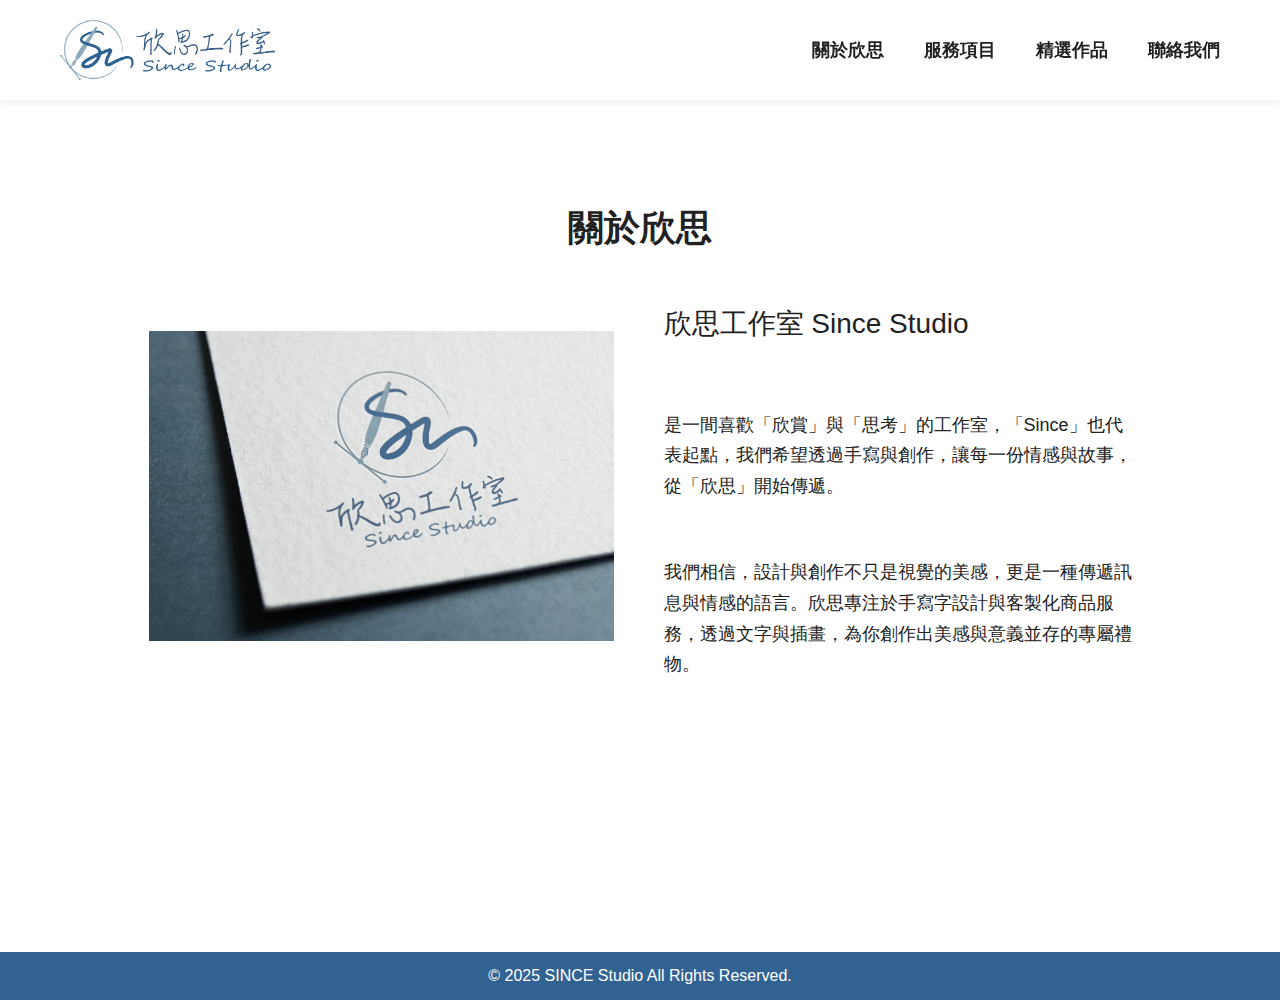
<file: about.html>
<!DOCTYPE html>
<html lang="en">
<head>
  <meta charset="UTF-8">
  <meta name="viewport" content="width=device-width, initial-scale=1.0">
  <title>Generated Page</title>
  <meta charset="UTF-8">
<meta name="viewport" content="width=device-width, initial-scale=1.0">
<title>關於欣思 - 欣思工作室</title>
<link rel="preconnect" href="https://fonts.googleapis.com">
<link rel="preconnect" href="https://fonts.gstatic.com" crossorigin>
<link href="https://fonts.googleapis.com/css2?family=Noto+Sans:wght@400;700;900&display=swap" rel="stylesheet">
  <link rel="stylesheet" href="global.css">
  <style id="sections-styles">
html, body {
  height: 100%;
  margin: 0;
}
    
#container {
  min-height: 100%;
  position: relative;
}
    
.wrapper {
  display: flex;
  flex-direction: column;
  min-height: 100vh;
}

.main-content {
  flex: 1;
}
/* CSS for section section:header */
.site-header {
  background-color: var(--white-color);
  box-shadow: 0px 1px 10px 0px rgba(0, 0, 0, 0.1);
  position: sticky;
  top: 0;
  z-index: 1000;
  height: 100px;
  display: flex;
  align-items: center;
}

.header-container {
  display: flex;
  justify-content: space-between;
  align-items: center;
  gap: 20px;
}

.logo img {
  display: block;
  height: 60px;
  width: auto;
}

.main-nav ul {
  display: flex;
  list-style: none;
  margin: 0;
  padding: 0;
  gap: 40px;
}

.main-nav a {
  font-weight: 700;
  font-size: 18px;
  line-height: 27px;
  color: var(--text-color);
  transition: color 0.3s ease;
}

.main-nav a:hover {
  color: var(--primary-color);
}

.mobile-nav-toggle {
  cursor: pointer;
  position: relative;
  width: 48px;
  height: 48px;
  top: 20px;
  right: 20px;
  display: none;
}

.mobile-nav-toggle span {
  opacity: 0;
  width: 1px;
  height: 1px;
  display: block; 
 } 
  
.mobile-nav-toggle::before {
  content: "";
  position: absolute;
  background-color: black;
  height: 2px;
  width: 36px;
  top: 0;
  box-shadow: 0px 12px 0px black, 0px -12px 0px black;
  right: 0;
 } 

#menu_control {
  display: none;
} 
    
@media (max-width: 768px) {
  .main-nav {
    position: fixed;
    flex-direction: column;
    background-color: #326291;
    top: 100px;
    width: 50%;
    height: calc(100vh - 100px);
    padding: 40px;
    right: -100%;
    transition: right 0.8s ease-in-out;
  }
  
  .main-nav::-webkit-scrollbar {
    display: none;
  }

  .main-nav ul {
    display: flex;
    flex-direction: column;
    list-style: none;
    margin: 0;
    padding: 0;
    gap: 30px;
  }
    
  .main-nav a {
    writing-mode: horizontal-tb;
    color: white;
    padding: 10px 20px;
  }

  .main-nav a:hover {
    color: var(--secondary-color);
  }
    
  .mobile-nav-toggle {
    display: block;  
  }

  #menu_control:checked ~ .main-nav {
    right: 0px;
  }
}
    
/* CSS for section section:about */
.about-section {
  padding: 80px 20px;
  background-color: var(--background-color);
}

.about-container {
  max-width: 1200px;
  margin: 0 auto;
  display: flex;
  flex-direction: column;
  align-items: center;
  gap: 0px;
}

.section-title {
  font-size: 36px;
  font-weight: 900;
  color: var(--primary-text-color);
}

.about-content {
  display: flex;
  align-items: center;
  justify-content: center;
  gap: 50px;
  width: 100%;
}

.about-image {
  flex-shrink: 0;
}

.about-image img {
  width: 465px;
  height: 310px;
  object-fit: cover;
}

.about-text {
  max-width: 468px;
  display: flex;
  flex-direction: column;
  gap: 20px;
}

.about-subtitle {
  font-size: 28px;
  font-weight: 400;
  line-height: 48px;
  color: var(--primary-text-color);
}

.about-text p {
  font-size: 18px;
  font-weight: 400;
  line-height: 1.7; /* 27px is a bit tight, using 1.7 for better readability */
  color: var(--primary-text-color);
}

@media (max-width: 1024px) {
  .about-content {
    flex-direction: column;
    text-align: center;
  }
  .about-text {
    align-items: center;
  }
}

@media (max-width: 768px) {
  .about-section {
    padding: 50px 20px;
  }
  .about-container {
    gap: 0px;
  }
  .section-title {
    font-size: 28px;
  }
  .about-image img {
    width: 100%;
    max-width: 465px;
    height: auto;
  }
  .about-subtitle {
    font-size: 24px;
  }
  .about-text p {
    font-size: 16px;
    text-align: left;
  }
}

/* CSS for section section:footer */
.site-footer {
  background-color: var(--primary-color);
  color: var(--footer-text-color);
  padding: 12px 0;
  text-align: center;
}

.site-footer p {
  margin: 0;
  font-size: 16px;
  line-height: 24px;
  font-weight: 400;
}

  </style>
  <script src="global.js" defer></script>
</head>
<body>
<header class="site-header">
  <div class="container header-container">
    <a href="index.html" class="logo">
      <img src="images/24cc34a7c7b77a09a242f1ac228c2404152905f4.png" alt="Since Studio Logo">
    </a>
   
    <input type="checkbox" id="menu_control">
    <label for="menu_control" class="mobile-nav-toggle"></label>
    
    <nav class="main-nav">
      <ul>
        <li><a href="about.html">關於欣思</a></li>
        <li><a href="services.html">服務項目</a></li>
        <li><a href="works.html">精選作品</a></li>
        <li><a href="contact.html">聯絡我們</a></li>
      </ul>
    </nav>
  </div>
</header>
  <div class="wrapper">
    <main class="main-content">
<section id="section-about" class="about-section">
  <div class="about-container">
    <h1 class="section-title">關於欣思</h1>
    <div class="about-content">
      <div class="about-image">
        <img src="images/2eb26554f13c1bfbf8147144d5f55fd4d1222a26.png" alt="欣思工作室品牌形象">
      </div>
      <div class="about-text">
        <h2 class="about-subtitle">欣思工作室 Since Studio</h2>
        <p>是一間喜歡「欣賞」與「思考」的工作室，「Since」也代表起點，我們希望透過手寫與創作，讓每一份情感與故事，從「欣思」開始傳遞。</p>
        <p>我們相信，設計與創作不只是視覺的美感，更是一種傳遞訊息與情感的語言。欣思專注於手寫字設計與客製化商品服務，透過文字與插畫，為你創作出美感與意義並存的專屬禮物。</p>
      </div>
    </div>
  </div>
</section>
</main> 
<footer id="section-footer" class="site-footer">
  <div class="footer-container">
    <p>© 2025 SINCE Studio All Rights Reserved.</p>
  </div>
</footer>
</body>
</html>
</file>
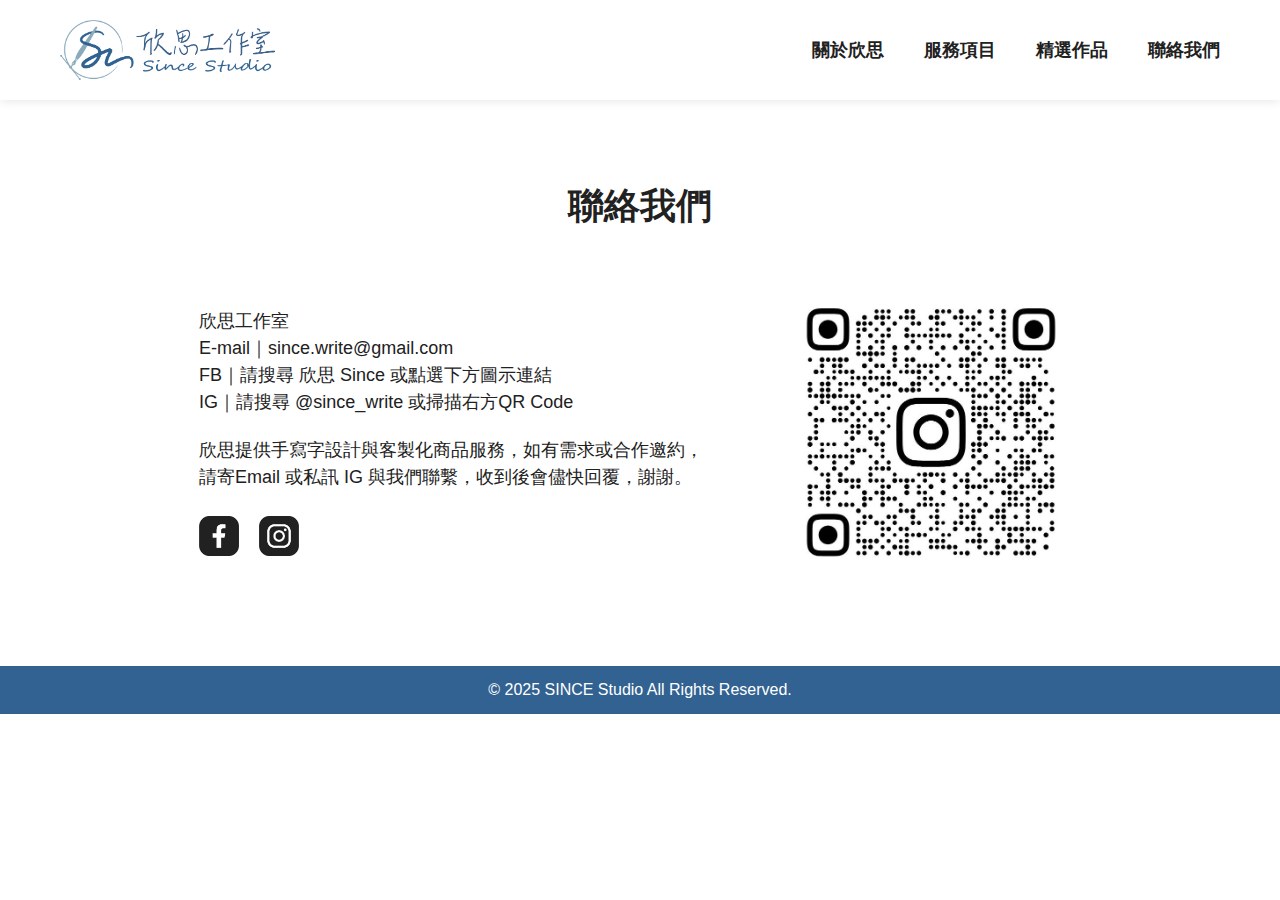
<file: contact.html>
<!DOCTYPE html>
<html lang="en">
<head>
  <meta charset="UTF-8">
  <meta name="viewport" content="width=device-width, initial-scale=1.0">
  <title>Generated Page</title>
  <meta charset="UTF-8">
<meta name="viewport" content="width=device-width, initial-scale=1.0">
<title>Contact Us - Since Studio</title>
<link rel="preconnect" href="https://fonts.googleapis.com">
<link rel="preconnect" href="https://fonts.gstatic.com" crossorigin>
<link href="https://fonts.googleapis.com/css2?family=Noto+Sans:wght@400;700;900&display=swap" rel="stylesheet">
  <link rel="stylesheet" href="global.css">
  <style id="sections-styles">
/* CSS for section section:header */
.site-header {
  background-color: var(--white-color);
  box-shadow: 0px 1px 10px 0px rgba(0, 0, 0, 0.1);
  position: sticky;
  top: 0;
  z-index: 1000;
  height: 100px;
  display: flex;
  align-items: center;
}

.header-container {
  display: flex;
  justify-content: space-between;
  align-items: center;
  gap: 20px;
}

.logo img {
  display: block;
  height: 60px;
  width: auto;
}

.main-nav ul {
  display: flex;
  list-style: none;
  margin: 0;
  padding: 0;
  gap: 40px;
}

.main-nav a {
  font-weight: 700;
  font-size: 18px;
  line-height: 27px;
  color: var(--text-color);
  transition: color 0.3s ease;
}

.main-nav a:hover {
  color: var(--primary-color);
}

.mobile-nav-toggle {
  display: none;
  background: none;
  border: none;
  cursor: pointer;
  padding: 0;
  width: 30px;
  height: 24px;
  flex-direction: column;
  justify-content: space-between;
}

.mobile-nav-toggle span {
  display: block;
  width: 100%;
  height: 3px;
  background-color: var(--text-color);
  border-radius: 2px;
}

@media (max-width: 768px) {
  .main-nav {
    display: none;
  }
  .mobile-nav-toggle {
    display: flex;
  }
}

/* CSS for section section:contact */
.contact-section {
    padding: 80px 0;
  }

  .title-container {
    text-align: center;
    padding-bottom: 50px;
  }

  .section-title {
    font-size: 36px;
    font-weight: 900;
    line-height: 52px;
    color: var(--text-color);
    margin: 0;
  }

  .contact-content {
    display: flex;
    justify-content: center;
    align-items: center;
    gap: 75px;
  }

  .contact-info {
    flex-basis: 55%;
    max-width: 507px;
  }

  .contact-details,
  .contact-description {
    font-size: 18px;
    line-height: 27px;
    color: var(--text-color);
    margin: 0 0 21px 0;
  }

  .social-icons {
    display: flex;
    gap: 20px;
    margin-top: 25px;
  }

  .social-icons img {
    width: 40px;
    height: 40px;
  }

  .qr-code {
    flex-shrink: 0;
  }

  .qr-code img {
    width: 300px;
    height: 300px;
  }

  @media (max-width: 992px) {
    .contact-section {
      padding: 60px 0;
    }
    .contact-content {
      flex-direction: column;
      text-align: center;
      gap: 40px;
    }
    .contact-info {
      max-width: 100%;
      display: flex;
      flex-direction: column;
      align-items: center;
    }
  }

/* CSS for section section:footer */
.site-footer {
    background-color: var(--primary-color);
    color: var(--footer-text-color);
    padding: 12px 0;
    text-align: center;
  }

  .site-footer p {
    margin: 0;
    font-size: 16px;
    line-height: 24px;
  }
  </style>
  <script src="global.js" defer></script>
</head>
<body>
<header class="site-header">
  <div class="container header-container">
    <a href="index.html" class="logo">
      <img src="images/24cc34a7c7b77a09a242f1ac228c2404152905f4.png" alt="Since Studio Logo">
    </a>
    <nav class="main-nav">
      <ul>
        <li><a href="about.html">關於欣思</a></li>
        <li><a href="services.html">服務項目</a></li>
        <li><a href="works.html">精選作品</a></li>
        <li><a href="contact.html">聯絡我們</a></li>
      </ul>
    </nav>
   </div>
  </header>
</section>
<section id="contact" class="contact-section">
  <div class="container">
    <div class="title-container">
      <h1 class="section-title">聯絡我們</h1>
    </div>
    <div class="contact-content">
      <div class="contact-info">
        <p class="contact-details">
          欣思工作室<br>
          E-mail｜since.write@gmail.com<br>
          FB｜請搜尋 欣思 Since 或點選下方圖示連結<br>
          IG｜請搜尋 @since_write 或掃描右方QR Code
        </p>
        <p class="contact-description">
          欣思提供手寫字設計與客製化商品服務，如有需求或合作邀約，請寄Email 或私訊 IG 與我們聯繫，收到後會儘快回覆，謝謝。
        </p>
        <div class="social-icons">
          <a href="#" aria-label="Facebook">
            <img src="images/cc889fac0f86ec3946bb51eb673c1116c19cf212.png" alt="Facebook icon">
          </a>
          <a href="#" aria-label="Instagram">
            <img src="images/507a75a3c800afee628699e45b76dcaac9ef5def.png" alt="Instagram icon">
          </a>
        </div>
      </div>
      <div class="qr-code">
        <img src="images/7bf2b268d8b788fcb3d2a4e9876106d184661c93.png" alt="Instagram QR Code">
      </div>
    </div>
  </div>
</section>
<section id="section-footer">
  <footer class="site-footer">
    <div class="container">
      <p>© 2025 SINCE Studio All Rights Reserved.</p>
    </div>
  </footer>
</section>
</body>
</html>
</file>
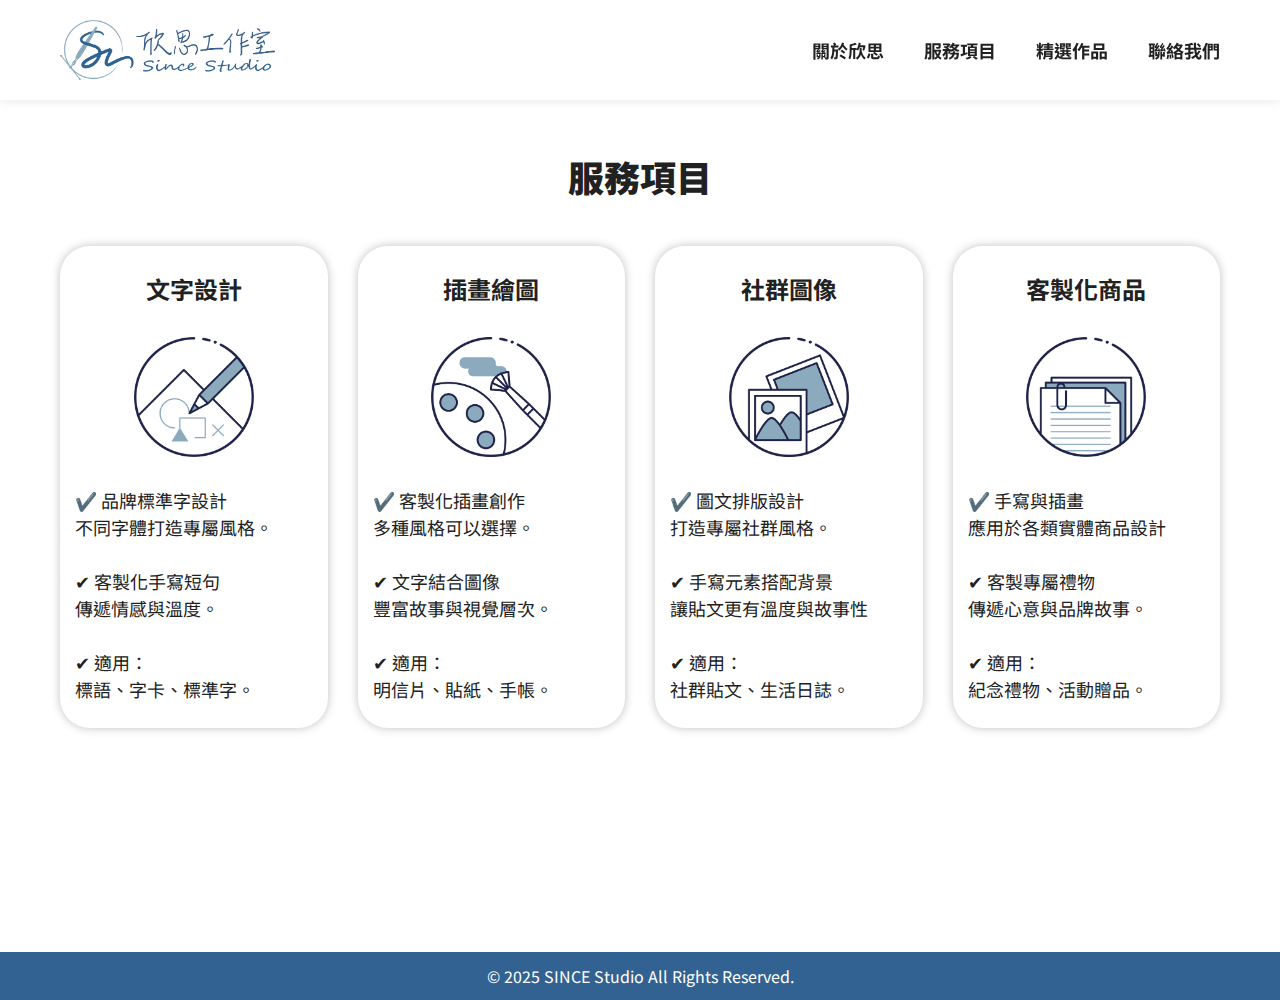
<file: services.html>
<!DOCTYPE html>
<html lang="en">
<head>
  <meta charset="UTF-8">
  <meta name="viewport" content="width=device-width, initial-scale=1.0">
  <title>Generated Page</title>
  <meta charset="UTF-8">
<meta name="viewport" content="width=device-width, initial-scale=1.0">
<title>服務項目 - 欣思工作室</title>
<link rel="preconnect" href="https://fonts.googleapis.com">
<link rel="preconnect" href="https://fonts.gstatic.com" crossorigin>
<link href="https://fonts.googleapis.com/css2?family=Noto+Sans+TC:wght@400;700;900&display=swap" rel="stylesheet">
  <link rel="stylesheet" href="global.css">
  <style id="sections-styles">
html, body {
  height: 100%;
  margin: 0;
}
    
#container {
  min-height: 100%;
  position: relative;
}
    
.wrapper {
  display: flex;
  flex-direction: column;
  min-height: 100vh;
}

.main-content {
  flex: 1;
}
    
/* CSS for section section:header */
.site-header {
  background-color: var(--white-color);
  box-shadow: 0px 1px 10px 0px rgba(0, 0, 0, 0.1);
  position: sticky;
  top: 0;
  z-index: 1000;
  height: 100px;
  display: flex;
  align-items: center;
}

.header-container {
  display: flex;
  justify-content: space-between;
  align-items: center;
  gap: 20px;
}

.logo img {
  display: block;
  height: 60px;
  width: auto;
}

.main-nav ul {
  display: flex;
  list-style: none;
  margin: 0;
  padding: 0;
  gap: 40px;
}

.main-nav a {
  font-weight: 700;
  font-size: 18px;
  line-height: 27px;
  color: var(--text-color);
  transition: color 0.3s ease;
}

.main-nav a:hover {
  color: var(--primary-color);
}

.mobile-nav-toggle {
  cursor: pointer;
  position: relative;
  width: 48px;
  height: 48px;
  top: 20px;
  right: 20px;
  display: none;
}

.mobile-nav-toggle span {
  opacity: 0;
  width: 1px;
  height: 1px;
  display: block; 
 } 
  
.mobile-nav-toggle::before {
  content: "";
  position: absolute;
  background-color: black;
  height: 2px;
  width: 36px;
  top: 0;
  box-shadow: 0px 12px 0px black, 0px -12px 0px black;
  right: 0;
 } 

#menu_control {
  display: none;
} 
    
@media (max-width: 768px) {
  .main-nav {
    position: fixed;
    flex-direction: column;
    background-color: #326291;
    top: 100px;
    width: 50%;
    height: calc(100vh - 100px);
    padding: 40px;
    right: -100%;
    transition: right 0.8s ease-in-out;
  }
  
  .main-nav::-webkit-scrollbar {
    display: none;
  }

  .main-nav ul {
    display: flex;
    flex-direction: column;
    list-style: none;
    margin: 0;
    padding: 0;
    gap: 30px;
  }
    
  .main-nav a {
    writing-mode: horizontal-tb;
    color: white;
    padding: 10px 20px;
  }

  .main-nav a:hover {
    color: var(--secondary-color);
  }
    
  .mobile-nav-toggle {
    display: block;  
  }

  #menu_control:checked ~ .main-nav {
    right: 0px;
  }
}

/* CSS for section section:services */
.services-section {
  padding: 50px 0;
  background-color: var(--color-background);
}

.section-title {
  color: var(--color-primary-text);
  font-family: 'Noto Sans TC', sans-serif;
  font-weight: 900;
  font-size: 36px;
  line-height: 52px;
  text-align: center;
  margin-top: 0;
  margin-bottom: 44px;
}

.services-grid {
  display: grid;
  grid-template-columns: repeat(4, 1fr);
  gap: 30px;
}

.service-card {
  background-color: var(--color-background);
  display: flex;
  flex-direction: column;
  align-items: center;
  gap: 30px;
  padding: 25px 15px;
  border-radius: 30px;
  box-shadow: 0px 0px 10px 0px rgba(0, 0, 0, 0.25);
  text-align: center;
}

.card-title {
  color: var(--color-primary-text);
  font-family: 'Noto Sans TC', sans-serif;
  font-weight: 700;
  font-size: 24px;
  line-height: 36px;
  margin: 0;
}

.service-icon {
  width: 120px;
  height: 120px;
  object-fit: contain;
}

.service-description {
  color: var(--color-primary-text);
  font-family: 'Noto Sans TC', sans-serif;
  font-weight: 400;
  font-size: 18px;
  line-height: 27px;
  text-align: left;
  white-space: pre-line;
  margin: 0;
  width: 100%;
}

@media (max-width: 1200px) {
  .services-grid {
    grid-template-columns: repeat(2, 1fr);
  }
}

@media (max-width: 768px) {
  .section-title {
    font-size: 28px;
  }
  .services-grid {
    grid-template-columns: 1fr;
  }
  .service-card {
    padding: 20px;
  }
  .service-description {
    font-size: 16px;
  }
}

/* CSS for section section:footer */
.site-footer {
  background-color: var(--primary-color);
  color: var(--footer-text-color);
  padding: 12px 0;
  text-align: center;
}

.site-footer p {
  margin: 0;
  font-size: 16px;
  line-height: 24px;
  font-weight: 400;
}

  </style>
  <script src="global.js" defer></script>
</head>
<body>
<header class="site-header">
  <div class="container header-container">
    <a href="index.html" class="logo">
      <img src="images/24cc34a7c7b77a09a242f1ac228c2404152905f4.png" alt="Since Studio Logo">
    </a>

    <input type="checkbox" id="menu_control">
    <label for="menu_control" class="mobile-nav-toggle"></label>
    
    <nav class="main-nav">
      <ul>
        <li><a href="about.html">關於欣思</a></li>
        <li><a href="services.html">服務項目</a></li>
        <li><a href="works.html">精選作品</a></li>
        <li><a href="contact.html">聯絡我們</a></li>
      </ul>
    </nav>
  </div>
</header>
  <div class="wrapper">
    <main class="main-content">
  <section id="services" class="services-section">
    <div class="container">
      <h1 class="section-title">服務項目</h1>
      <div class="services-grid">
        <article class="service-card">
          <h2 class="card-title">文字設計</h2>
          <img class="service-icon" src="images/ec82cc2b01177d98823bb9141084d4ae79e14495.png" alt="文字設計 icon">
          <p class="service-description">✔️ 品牌標準字設計
     不同字體打造專屬風格。

✔ 客製化手寫短句
     傳遞情感與溫度。

✔ 適用：
     標語、字卡、標準字。</p>
        </article>
        <article class="service-card">
          <h2 class="card-title">插畫繪圖</h2>
          <img class="service-icon" src="images/45d683b29123acfbf971171ad3d4a6a0e0fe4680.png" alt="插畫繪圖 icon">
          <p class="service-description">✔️ 客製化插畫創作
     多種風格可以選擇。

✔ 文字結合圖像
     豐富故事與視覺層次。

✔ 適用：
     明信片、貼紙、手帳。</p>
        </article>
        <article class="service-card">
          <h2 class="card-title">社群圖像</h2>
          <img class="service-icon" src="images/69f3b8cb52543ce186727e6d98195848b03c37b8.png" alt="社群圖像 icon">
          <p class="service-description">✔️ 圖文排版設計
     打造專屬社群風格。

✔ 手寫元素搭配背景
     讓貼文更有溫度與故事性

✔ 適用：
     社群貼文、生活日誌。</p>
        </article>
        <article class="service-card">
          <h2 class="card-title">客製化商品</h2>
          <img class="service-icon" src="images/892b5641f2cc4d00754b88f14cffaf5b836bddb3.png" alt="客製化商品 icon">
          <p class="service-description">✔️ 手寫與插畫
     應用於各類實體商品設計     

✔ 客製專屬禮物
     傳遞心意與品牌故事。

✔ 適用：
     紀念禮物、活動贈品。</p>
        </article>
      </div>
    </div>
  </section>
</main>
<footer class="site-footer">
    <div class="container">
        <p>© 2025 SINCE Studio All Rights Reserved.</p>
    </div>
</footer>
</body>
</html>
</file>
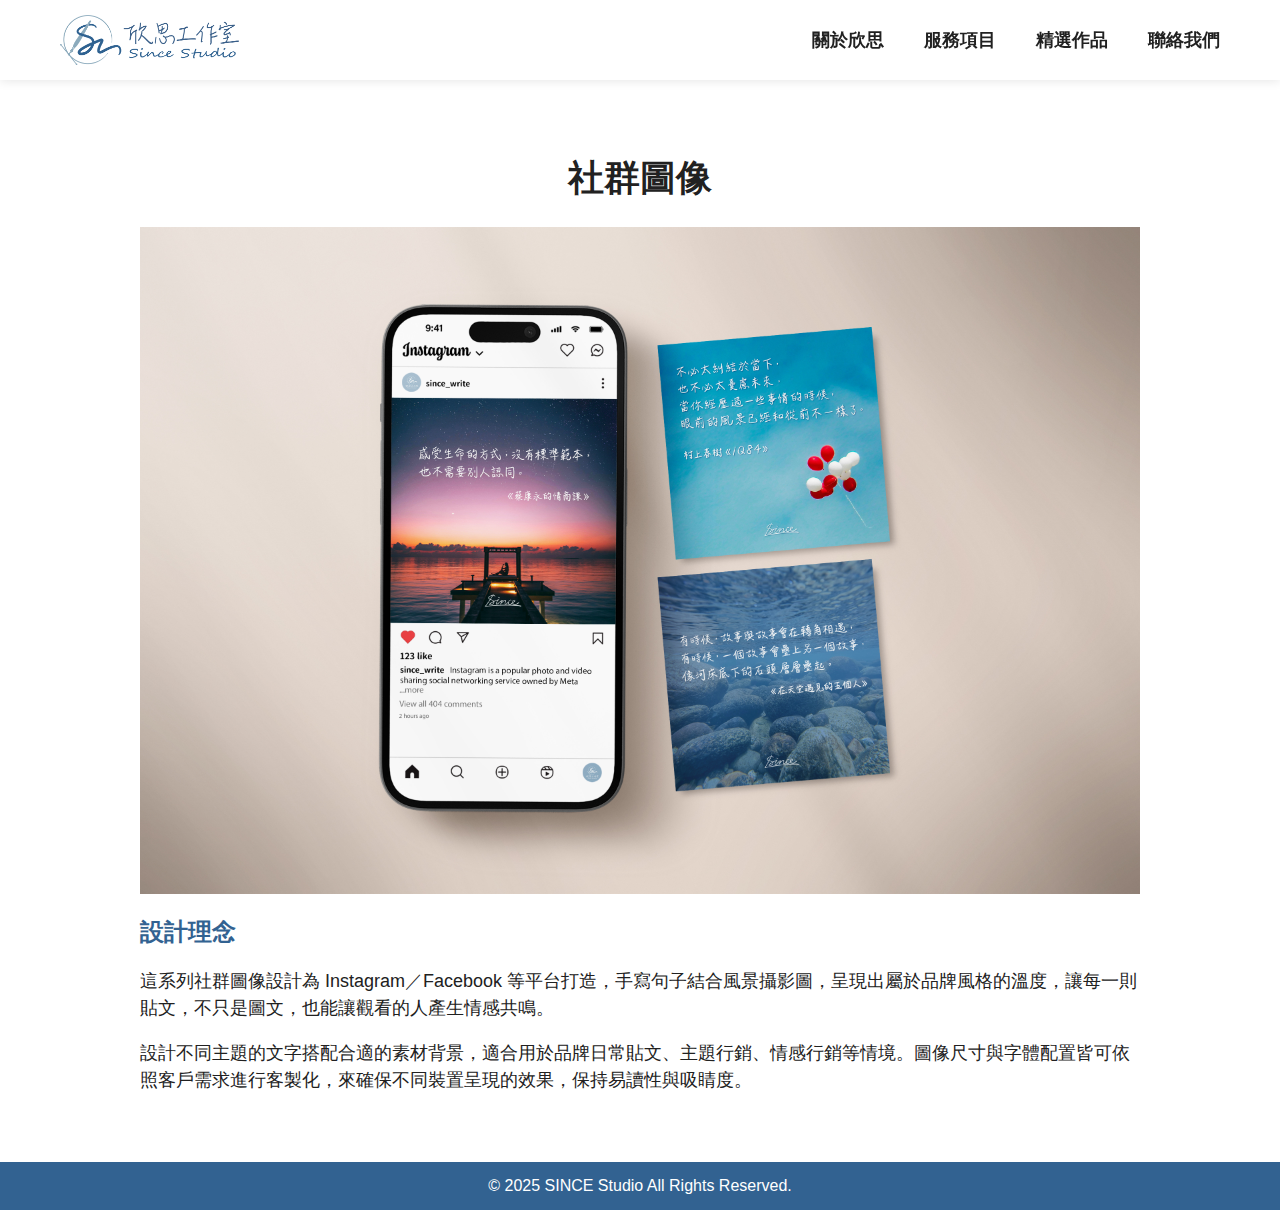
<file: work-socialmedia.html>
<!DOCTYPE html>
<html lang="en">
<head>
  <meta charset="UTF-8">
  <meta name="viewport" content="width=device-width, initial-scale=1.0">
  <title>Generated Page</title>
  <meta charset="UTF-8">
<meta name="viewport" content="width=device-width, initial-scale=1.0">
<title>社群圖像</title>
<link rel="preconnect" href="https://fonts.googleapis.com">
<link rel="preconnect" href="https://fonts.gstatic.com" crossorigin>
<link href="https://fonts.googleapis.com/css2?family=Noto+Sans:wght@400;700;900&display=swap" rel="stylesheet">
  <link rel="stylesheet" href="global.css">
  <style id="sections-styles">
html, body {
  height: 100%;
  margin: 0;
}
    
#container {
  min-height: 100%;
  position: relative;
}
    
.wrapper {
  display: flex;
  flex-direction: column;
  min-height: 100vh;
}

.main-content {
  flex: 1;
}
        
/* CSS for section section:header */
.site-header {
  background-color: var(--white-color);
  box-shadow: 0px 1px 10px 0px rgba(0, 0, 0, 0.1);
  position: sticky;
  top: 0;
  z-index: 1000;
  height: 80px;
  display: flex;
  align-items: center;
}

.header-container {
  display: flex;
  justify-content: space-between;
  align-items: center;
  gap: 20px;
}

.logo img {
  display: block;
  height: 50px;
  width: auto;
  top: 20px;
  left: 20px;
}

.main-nav ul {
  display: flex;
  list-style: none;
  margin: 0;
  padding: 0;
  gap: 40px;
}

.main-nav a {
  font-weight: 700;
  font-size: 18px;
  line-height: 27px;
  color: var(--text-color);
  transition: color 0.3s ease;
}

.main-nav a:hover {
  color: var(--primary-color);
}

.mobile-nav-toggle {
  cursor: pointer;
  position: relative;
  width: 36px;
  height: 36px;
  top: 0px;
  right: 0px;
  display: none;
}

.mobile-nav-toggle span {
  opacity: 0;
  width: 1px;
  height: 1px;
  display: block; 
 } 
  
.mobile-nav-toggle::before {
  content: "";
  position: absolute;
  background-color: black;
  height: 2px;
  width: 24px;
  top: 18px;  
  box-shadow: 0px 8px 0px black, 0px -8px 0px black;
  right: 8px;
 } 

#menu_control {
  display: none;
} 
    
@media (max-width: 768px) {
  .main-nav {
    position: fixed;
    flex-direction: column;
    background-color: #326291;
    top: 80px;
    width: 50%;
    height: calc(100vh - 80px);
    padding: 40px;
    right: -100%;
    transition: right 0.8s ease-in-out;
  }
  
  .main-nav::-webkit-scrollbar {
    display: none;
  }

  .main-nav ul {
    display: flex;
    flex-direction: column;
    list-style: none;
    margin: 0;
    padding: 0;
    gap: 30px;
  }
    
  .main-nav a {
    writing-mode: horizontal-tb;
    color: white;
    padding: 10px 20px;
  }

  .main-nav a:hover {
    color: var(--secondary-color);
  }
    
  .mobile-nav-toggle {
    display: block;  
  }

  #menu_control:checked ~ .main-nav {
    right: 0px;
  }
}

/* CSS for section section:product */
.product-details {
  padding: 50px 0;
}

.product-details .container {
  display: flex;
  flex-direction: column;
  align-items: center;
  gap: 0px;
}

.product-title {
  font-size: 36px;
  font-weight: 900;
  color: var(--text-color);
  text-align: center;
}

.product-image-wrapper {
  width: 100%;
  max-width: 1000px;
  aspect-ratio: 3 / 2; 
  overflow: hidden;
  display: flex;
  justify-content: center;
  align-items: center;
}

.product-image {
  width: 100%;
  height: 100%;
  object-fit: cover; 
}

.product-concept {
  width: 100%;
  max-width: 1000px;
}

.concept-title {
  font-size: 24px;
  font-weight: 700;
  line-height: 36px;
  color: var(--primary-color);
  margin-bottom: 5px;
}

.concept-text {
  font-size: 18px;
  font-weight: 400;
  line-height: 27px;
  color: var(--text-color);
}

@media (max-width: 768px) {
  .product-details {
    padding: 30px 0;
  }
  .product-details .container {
    gap: 0px;
  }
  .product-title {
    font-size: 28px;
  }
  .concept-title {
    font-size: 20px;
  }
  .concept-text {
    font-size: 16px;
    line-height: 24px;
    margin-bottom: 24px;
  }
}

/* CSS for section section:footer */
.site-footer {
    background-color: var(--primary-color);
    color: var(--footer-text-color);
    padding: 12px 0;
    text-align: center;
  }

.site-footer p {
  margin: 0;
  font-size: 16px;
  line-height: 24px;
  font-weight: 400;
}
    
  </style>
  <script src="global.js" defer></script>
</head>
<body>
<header class="site-header">
  <div class="container header-container">
    <a href="index.html" class="logo">
      <img src="images/24cc34a7c7b77a09a242f1ac228c2404152905f4.png" alt="Since Studio Logo">
    </a>

    <input type="checkbox" id="menu_control">
    <label for="menu_control" class="mobile-nav-toggle"></label>
    
    <nav class="main-nav">
      <ul>
        <li><a href="about.html">關於欣思</a></li>
        <li><a href="services.html">服務項目</a></li>
        <li><a href="works.html">精選作品</a></li>
        <li><a href="contact.html">聯絡我們</a></li>
      </ul>
    </nav>
  </div>
</header>
   <div class="wrapper">
    <main class="main-content">
<section class="product-details">
  <div class="container">
    <h1 class="product-title">社群圖像</h1>
    <div class="product-image-wrapper">
      <img src="images/d99bda1f4a0e011d883e59c70607e1b9556ff595.png" alt="社群圖像" class="product-image">
    </div>
    <section class="product-concept">
      <h2 class="concept-title">設計理念</h2>
      <p class="concept-text">
        這系列社群圖像設計為 Instagram／Facebook 等平台打造，手寫句子結合風景攝影圖，呈現出屬於品牌風格的溫度，讓每一則貼文，不只是圖文，也能讓觀看的人產生情感共鳴。
      </p>
      <p class="concept-text">
        設計不同主題的文字搭配合適的素材背景，適合用於品牌日常貼文、主題行銷、情感行銷等情境。圖像尺寸與字體配置皆可依照客戶需求進行客製化，來確保不同裝置呈現的效果，保持易讀性與吸睛度。
      </p>
    </section>
  </div>
</section>
</main>
<footer class="site-footer">
  <div class="container">
    <p>© 2025 SINCE Studio All Rights Reserved.</p>
  </div>
</footer>
</body>
</html>
</file>
<file: global.css>
:root {
  --primary-color: #326291;
  --light-bg-color: rgba(50, 98, 145, 0.15);
  --text-color: #212121;
  --white-color: #ffffff;
  --secondary-color: #8baabd;
  --footer-text-color: #ffffff;
}

html, body {
  height: 100%;
  margin: 0;
  font-family: 'Noto Sans TC', sans-serif;
  background-color: var(--white-color);
  color: var(--text-color);
  -webkit-font-smoothing: antialiased;
  -moz-osx-font-smoothing: grayscale;
}

.wrapper {
  display: flex;
  flex-direction: column;
  min-height: 100vh;
}

.main-content {
  flex: 1;
}

* {
  box-sizing: border-box;
}

a {
  text-decoration: none;
  color: inherit;
}

.container {
  min-height: 100%;
  position: relative;
  width: 100%;
  margin-left: auto;
  margin-right: auto;
  padding-left: 20px;
  padding-right: 20px;
}

.section-title {
  color: var(--primary-color);
  font-family: 'Noto Sans TC', sans-serif;
  font-weight: 900;
  font-size: 36px;
  text-align: center;
  }

.gallery {
  height: 450px;
  width: 800px;
  position: relative;
}

.image-slider {
  height: 100%;
  width: 100%;
  overflow-x: auto;
  scroll-snap-type: x mandatory;
  display: flex;
}

img {
  width: 100%;
  flex-shrink: 0;
  scroll-snap-align: center;
}

.indicators {
  display: flex;
  align-items: center;
  gap: 8px;
  position: absolute;
  left: 50%;
  transform: translateX(-50%);
  bottom: 20px;
}

.indicator {
  border-radius: 50%;
  background-color: lightgray;
  height: 10px;
  width: 10px;
  cursor: pointer;
}

.active {
  background: #ffffff;
  height: 16px;
  width: 16px;
}
@media (min-width: 1200px) {
  .container {
    max-width: 1200px;
  }
  .section-title {
  color: var(--primary-color);
  font-weight: 900;
  font-size: 28px;
  text-align: center;
  }
}
</file>
